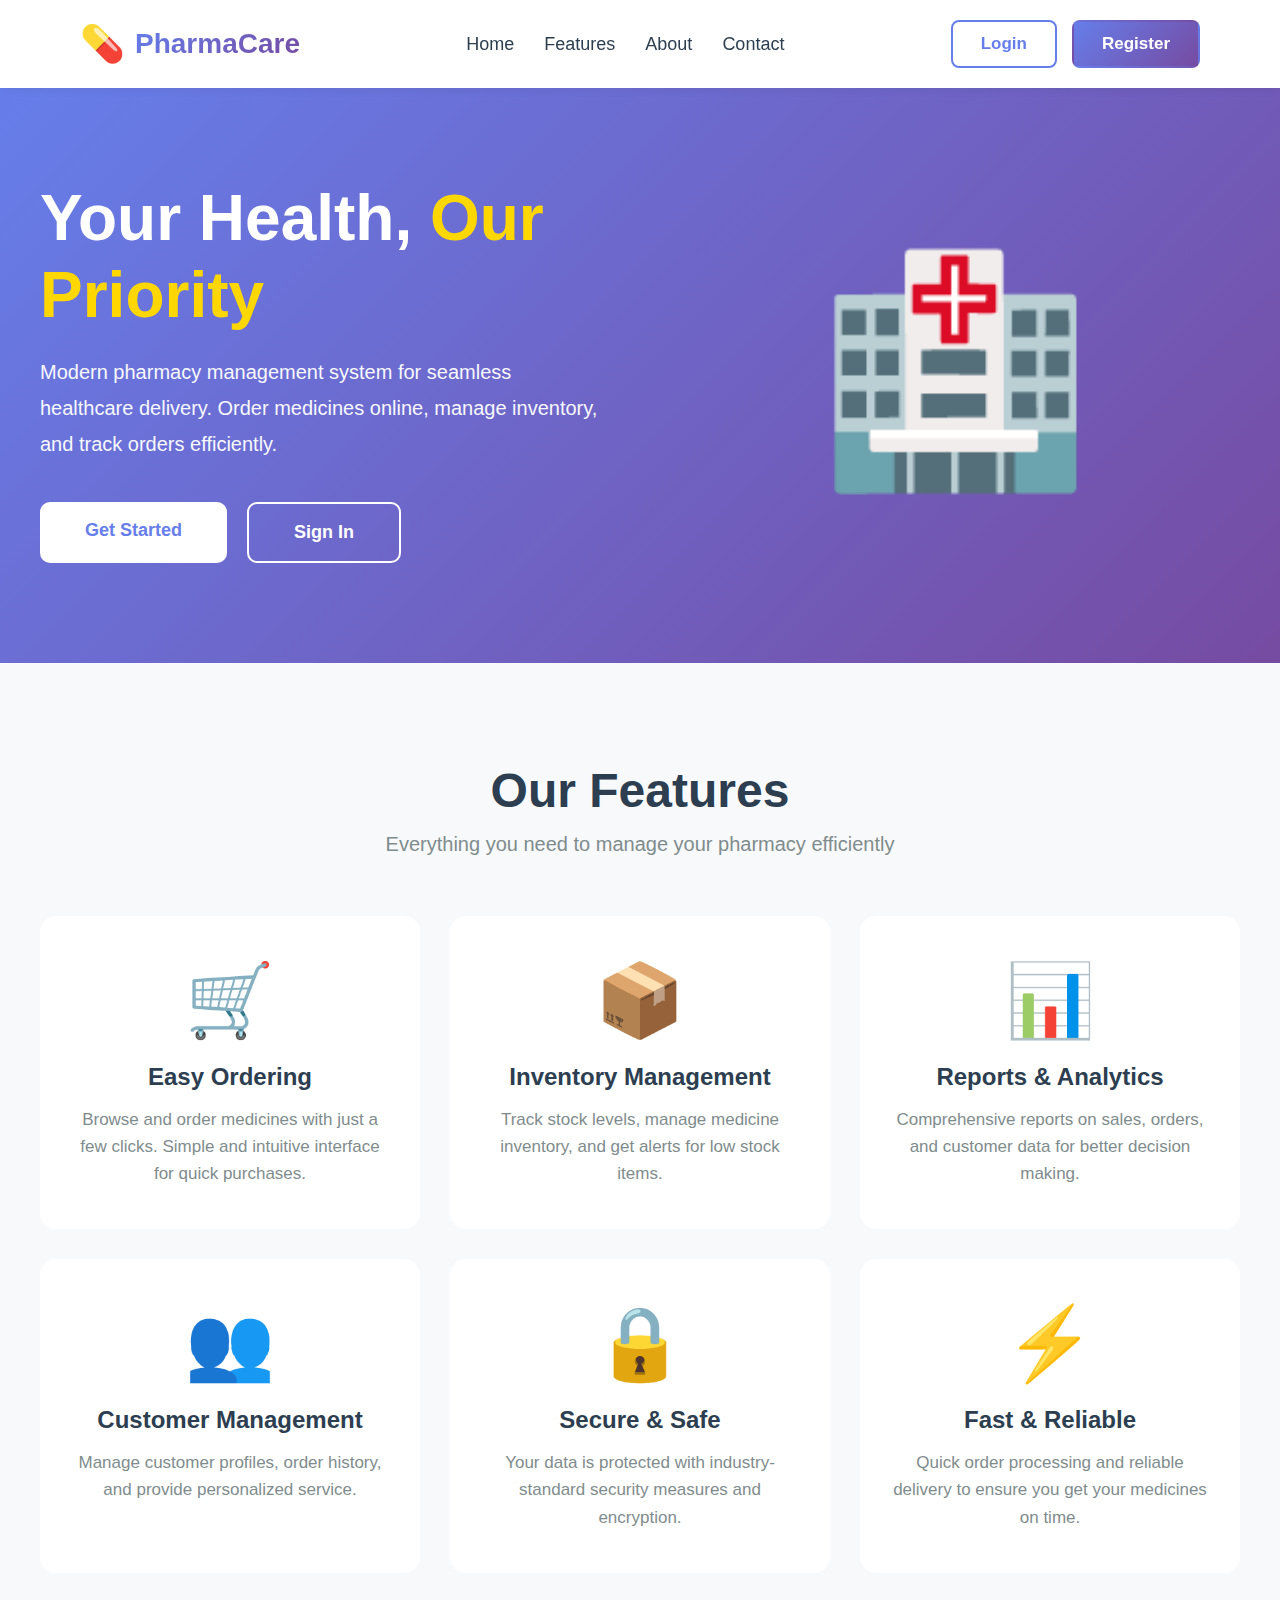
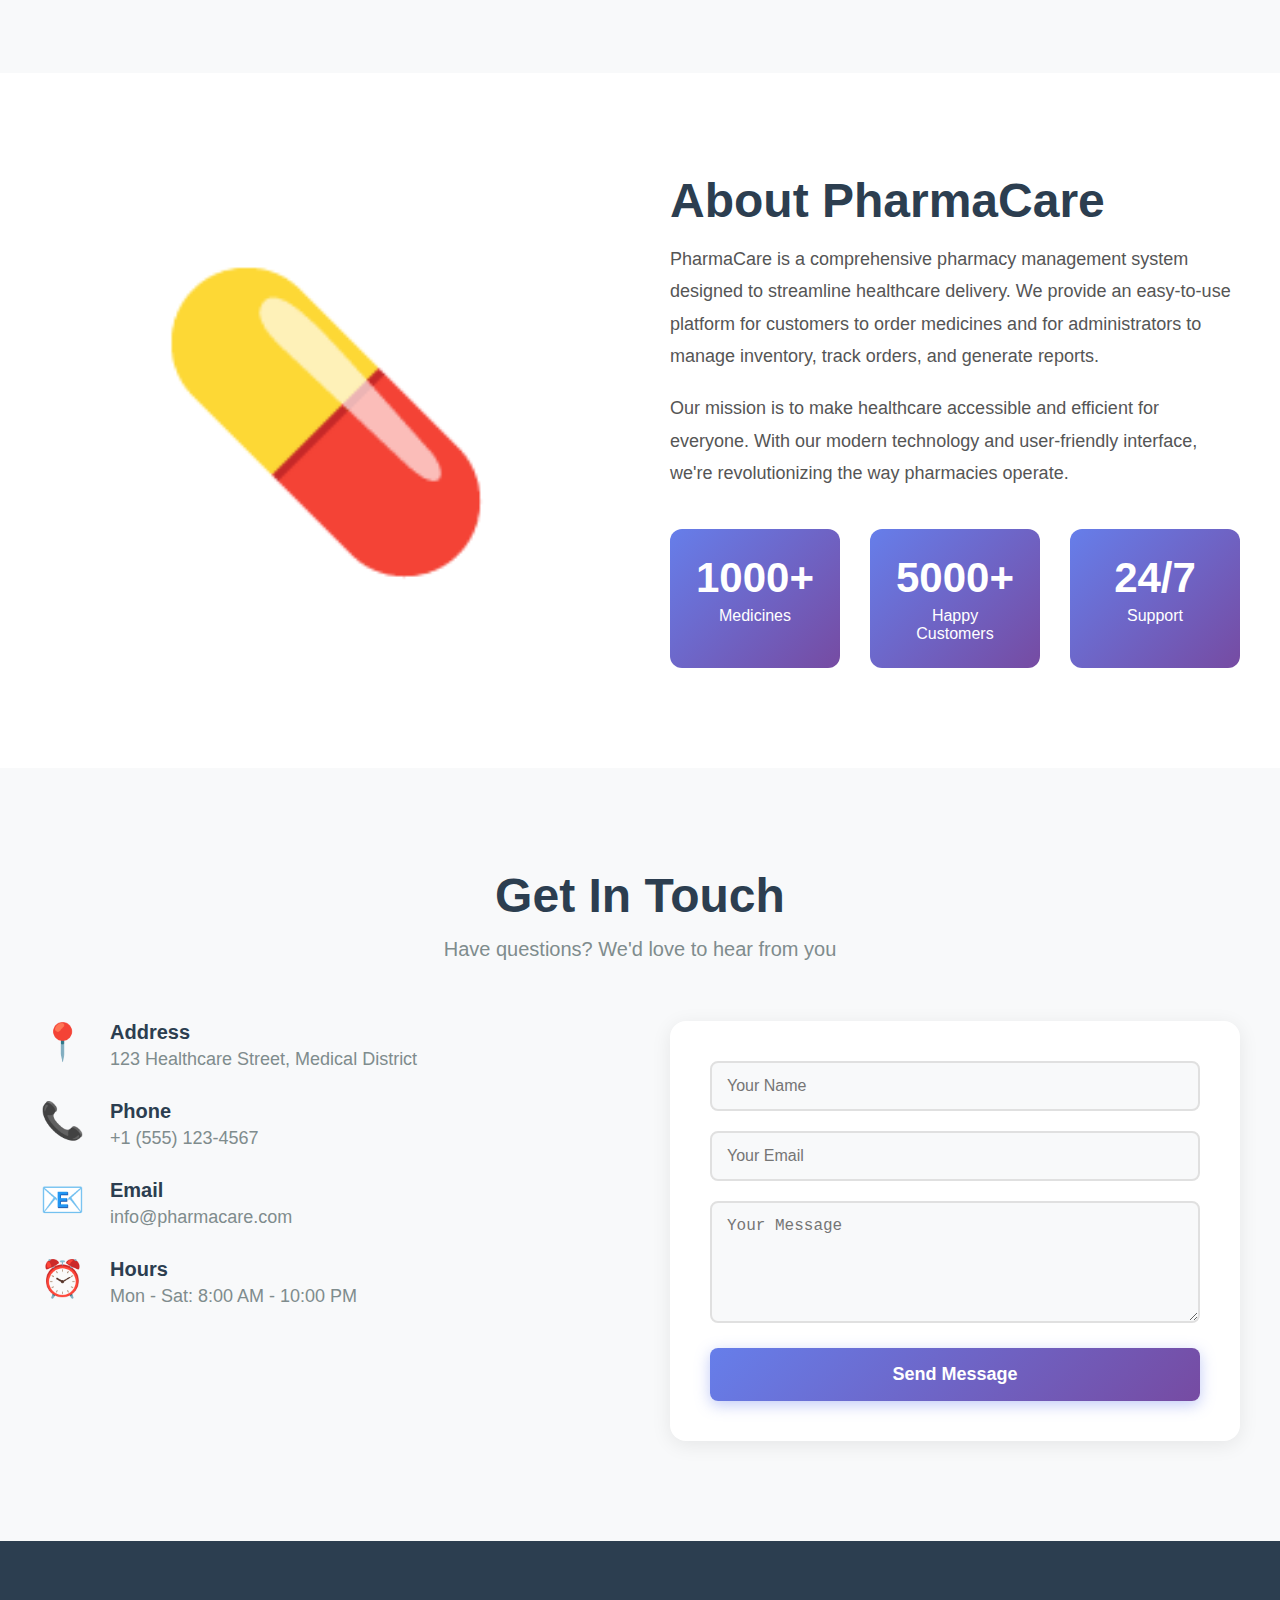
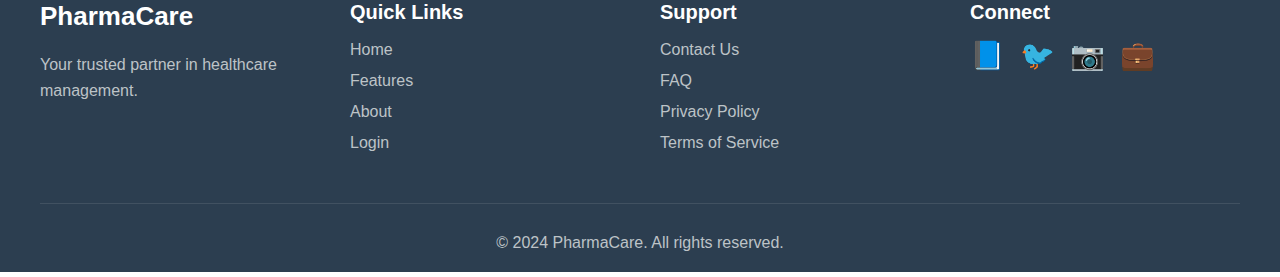
<file: index.html>
<!DOCTYPE html>
<html lang="en">
<head>
    <meta charset="UTF-8">
    <meta name="viewport" content="width=device-width, initial-scale=1.0">
    <title>Pharmacy Management System - Home</title>
    <link rel="stylesheet" href="css/style.css">
</head>
<body class="home-page">
    <!-- Navigation -->
    <nav class="navbar">
        <div class="nav-container">
            <div class="nav-logo">
                <span class="logo-icon">💊</span>
                <span class="logo-text">PharmaCare</span>
            </div>
            <ul class="nav-menu">
                <li><a href="#home" class="nav-link">Home</a></li>
                <li><a href="#features" class="nav-link">Features</a></li>
                <li><a href="#about" class="nav-link">About</a></li>
                <li><a href="#contact" class="nav-link">Contact</a></li>
            </ul>
            <div class="nav-buttons">
                <a href="login.html" class="btn-nav btn-login">Login</a>
                <a href="register.html" class="btn-nav btn-register">Register</a>
            </div>
        </div>
    </nav>

    <!-- Hero Section -->
    <section id="home" class="hero">
        <div class="hero-content">
            <div class="hero-text">
                <h1 class="hero-title">Your Health, <span class="highlight">Our Priority</span></h1>
                <p class="hero-subtitle">Modern pharmacy management system for seamless healthcare delivery. Order medicines online, manage inventory, and track orders efficiently.</p>
                <div class="hero-buttons">
                    <a href="register.html" class="btn-hero btn-primary">Get Started</a>
                    <a href="login.html" class="btn-hero btn-secondary">Sign In</a>
                </div>
            </div>
            <div class="hero-image">
                <div class="hero-icon">🏥</div>
            </div>
        </div>
    </section>

    <!-- Features Section -->
    <section id="features" class="features">
        <div class="section-header">
            <h2 class="section-title">Our Features</h2>
            <p class="section-subtitle">Everything you need to manage your pharmacy efficiently</p>
        </div>
        <div class="features-grid">
            <div class="feature-card">
                <div class="feature-icon">🛒</div>
                <h3>Easy Ordering</h3>
                <p>Browse and order medicines with just a few clicks. Simple and intuitive interface for quick purchases.</p>
            </div>
            <div class="feature-card">
                <div class="feature-icon">📦</div>
                <h3>Inventory Management</h3>
                <p>Track stock levels, manage medicine inventory, and get alerts for low stock items.</p>
            </div>
            <div class="feature-card">
                <div class="feature-icon">📊</div>
                <h3>Reports & Analytics</h3>
                <p>Comprehensive reports on sales, orders, and customer data for better decision making.</p>
            </div>
            <div class="feature-card">
                <div class="feature-icon">👥</div>
                <h3>Customer Management</h3>
                <p>Manage customer profiles, order history, and provide personalized service.</p>
            </div>
            <div class="feature-card">
                <div class="feature-icon">🔒</div>
                <h3>Secure & Safe</h3>
                <p>Your data is protected with industry-standard security measures and encryption.</p>
            </div>
            <div class="feature-card">
                <div class="feature-icon">⚡</div>
                <h3>Fast & Reliable</h3>
                <p>Quick order processing and reliable delivery to ensure you get your medicines on time.</p>
            </div>
        </div>
    </section>

    <!-- About Section -->
    <section id="about" class="about">
        <div class="about-content">
            <div class="about-image">
                <div class="about-icon">💊</div>
            </div>
            <div class="about-text">
                <h2 class="section-title">About PharmaCare</h2>
                <p>PharmaCare is a comprehensive pharmacy management system designed to streamline healthcare delivery. We provide an easy-to-use platform for customers to order medicines and for administrators to manage inventory, track orders, and generate reports.</p>
                <p>Our mission is to make healthcare accessible and efficient for everyone. With our modern technology and user-friendly interface, we're revolutionizing the way pharmacies operate.</p>
                <div class="stats">
                    <div class="stat-item">
                        <div class="stat-number">1000+</div>
                        <div class="stat-label">Medicines</div>
                    </div>
                    <div class="stat-item">
                        <div class="stat-number">5000+</div>
                        <div class="stat-label">Happy Customers</div>
                    </div>
                    <div class="stat-item">
                        <div class="stat-number">24/7</div>
                        <div class="stat-label">Support</div>
                    </div>
                </div>
            </div>
        </div>
    </section>

    <!-- Contact Section -->
    <section id="contact" class="contact">
        <div class="section-header">
            <h2 class="section-title">Get In Touch</h2>
            <p class="section-subtitle">Have questions? We'd love to hear from you</p>
        </div>
        <div class="contact-content">
            <div class="contact-info">
                <div class="contact-item">
                    <div class="contact-icon">📍</div>
                    <div>
                        <h4>Address</h4>
                        <p>123 Healthcare Street, Medical District</p>
                    </div>
                </div>
                <div class="contact-item">
                    <div class="contact-icon">📞</div>
                    <div>
                        <h4>Phone</h4>
                        <p>+1 (555) 123-4567</p>
                    </div>
                </div>
                <div class="contact-item">
                    <div class="contact-icon">📧</div>
                    <div>
                        <h4>Email</h4>
                        <p>info@pharmacare.com</p>
                    </div>
                </div>
                <div class="contact-item">
                    <div class="contact-icon">⏰</div>
                    <div>
                        <h4>Hours</h4>
                        <p>Mon - Sat: 8:00 AM - 10:00 PM</p>
                    </div>
                </div>
            </div>
            <div class="contact-form">
                <form id="contactForm">
                    <div class="form-group">
                        <input type="text" placeholder="Your Name" required>
                    </div>
                    <div class="form-group">
                        <input type="email" placeholder="Your Email" required>
                    </div>
                    <div class="form-group">
                        <textarea placeholder="Your Message" rows="5" required></textarea>
                    </div>
                    <button type="submit" class="btn-submit">Send Message</button>
                </form>
            </div>
        </div>
    </section>

    <!-- Footer -->
    <footer class="footer">
        <div class="footer-content">
            <div class="footer-section">
                <h3>PharmaCare</h3>
                <p>Your trusted partner in healthcare management.</p>
            </div>
            <div class="footer-section">
                <h4>Quick Links</h4>
                <ul>
                    <li><a href="#home">Home</a></li>
                    <li><a href="#features">Features</a></li>
                    <li><a href="#about">About</a></li>
                    <li><a href="login.html">Login</a></li>
                </ul>
            </div>
            <div class="footer-section">
                <h4>Support</h4>
                <ul>
                    <li><a href="#contact">Contact Us</a></li>
                    <li><a href="#">FAQ</a></li>
                    <li><a href="#">Privacy Policy</a></li>
                    <li><a href="#">Terms of Service</a></li>
                </ul>
            </div>
            <div class="footer-section">
                <h4>Connect</h4>
                <div class="social-links">
                    <a href="#">📘</a>
                    <a href="#">🐦</a>
                    <a href="#">📷</a>
                    <a href="#">💼</a>
                </div>
            </div>
        </div>
        <div class="footer-bottom">
            <p>&copy; 2024 PharmaCare. All rights reserved.</p>
        </div>
    </footer>

    <script>
        // Smooth scrolling for navigation links
        document.querySelectorAll('a[href^="#"]').forEach(anchor => {
            anchor.addEventListener('click', function (e) {
                e.preventDefault();
                const target = document.querySelector(this.getAttribute('href'));
                if (target) {
                    target.scrollIntoView({ behavior: 'smooth', block: 'start' });
                }
            });
        });

        // Contact form submission
        document.getElementById('contactForm').addEventListener('submit', function(e) {
            e.preventDefault();
            alert('Thank you for your message! We will get back to you soon.');
            this.reset();
        });

        // Navbar scroll effect
        window.addEventListener('scroll', function() {
            const navbar = document.querySelector('.navbar');
            if (window.scrollY > 50) {
                navbar.style.background = 'rgba(255, 255, 255, 0.98)';
                navbar.style.boxShadow = '0 2px 20px rgba(0,0,0,0.1)';
            } else {
                navbar.style.background = 'white';
                navbar.style.boxShadow = '0 2px 10px rgba(0,0,0,0.05)';
            }
        });
    </script>
</body>
</html>
</file>
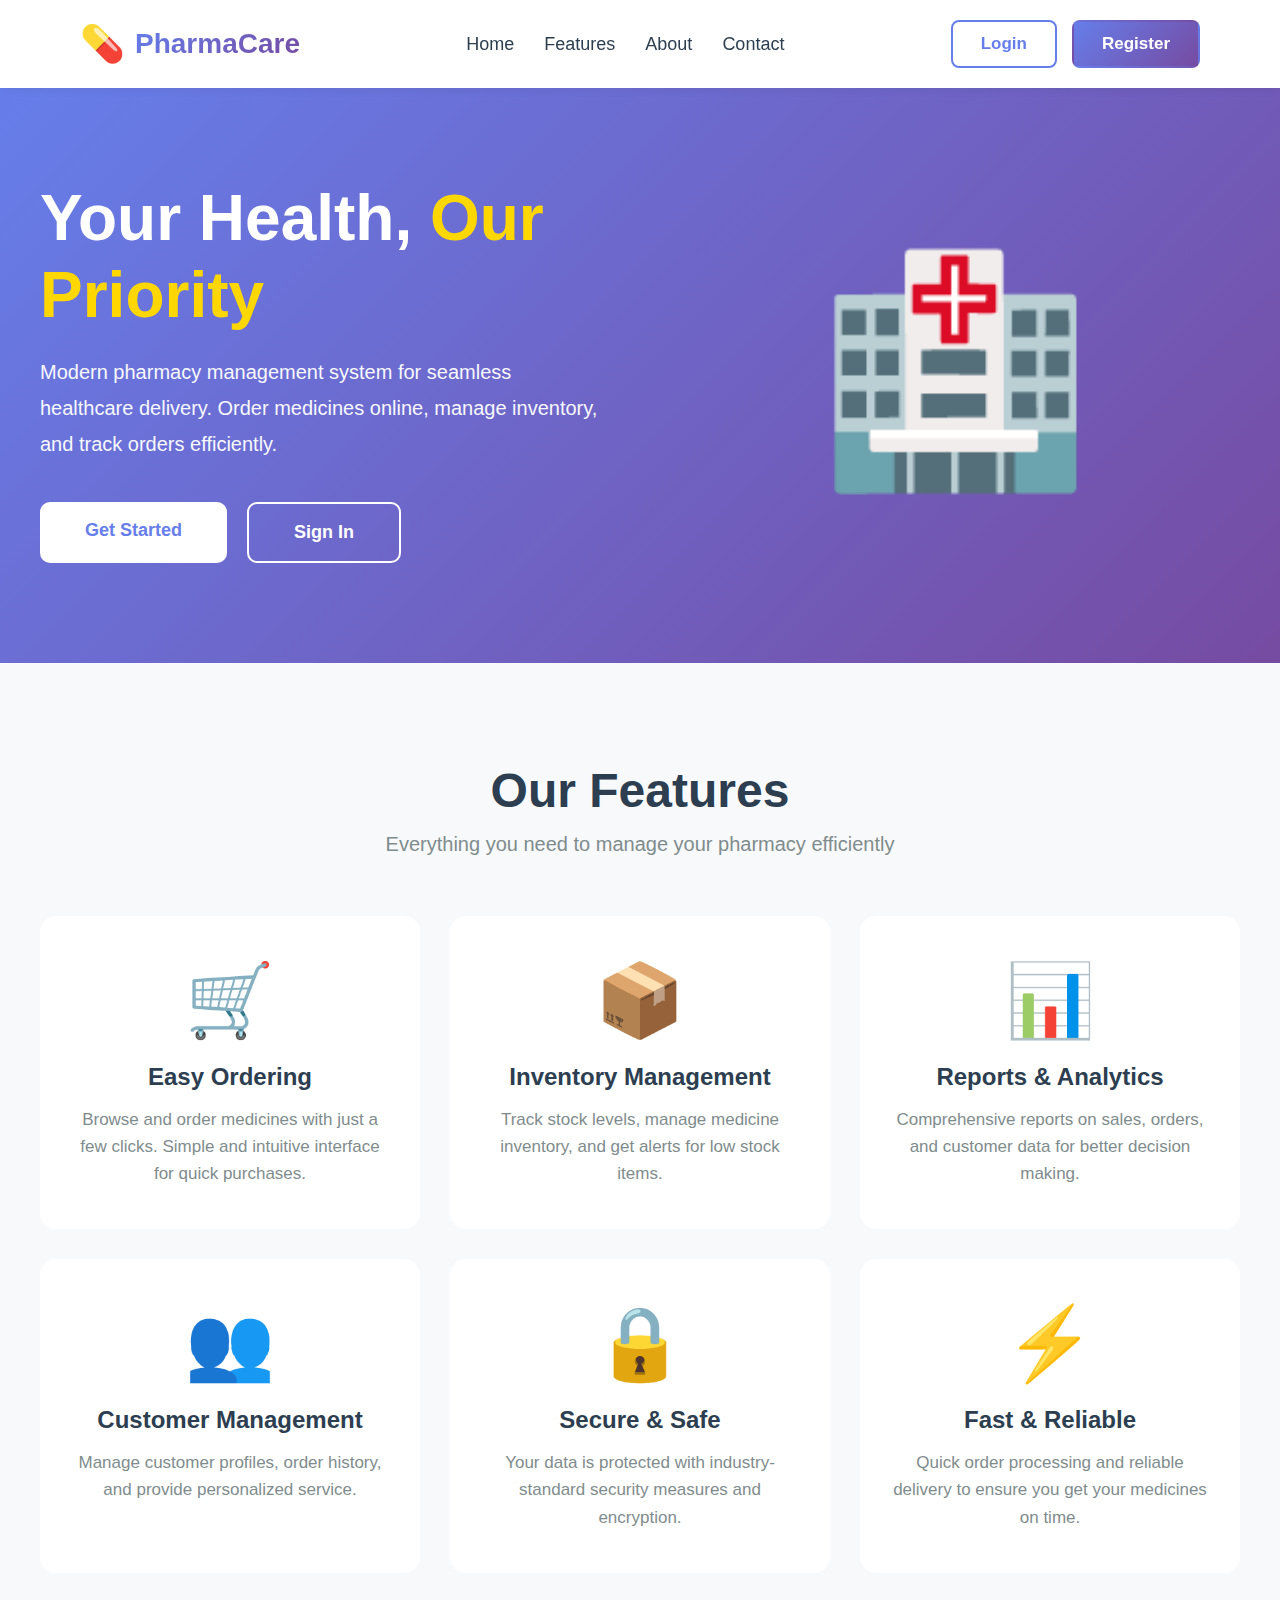
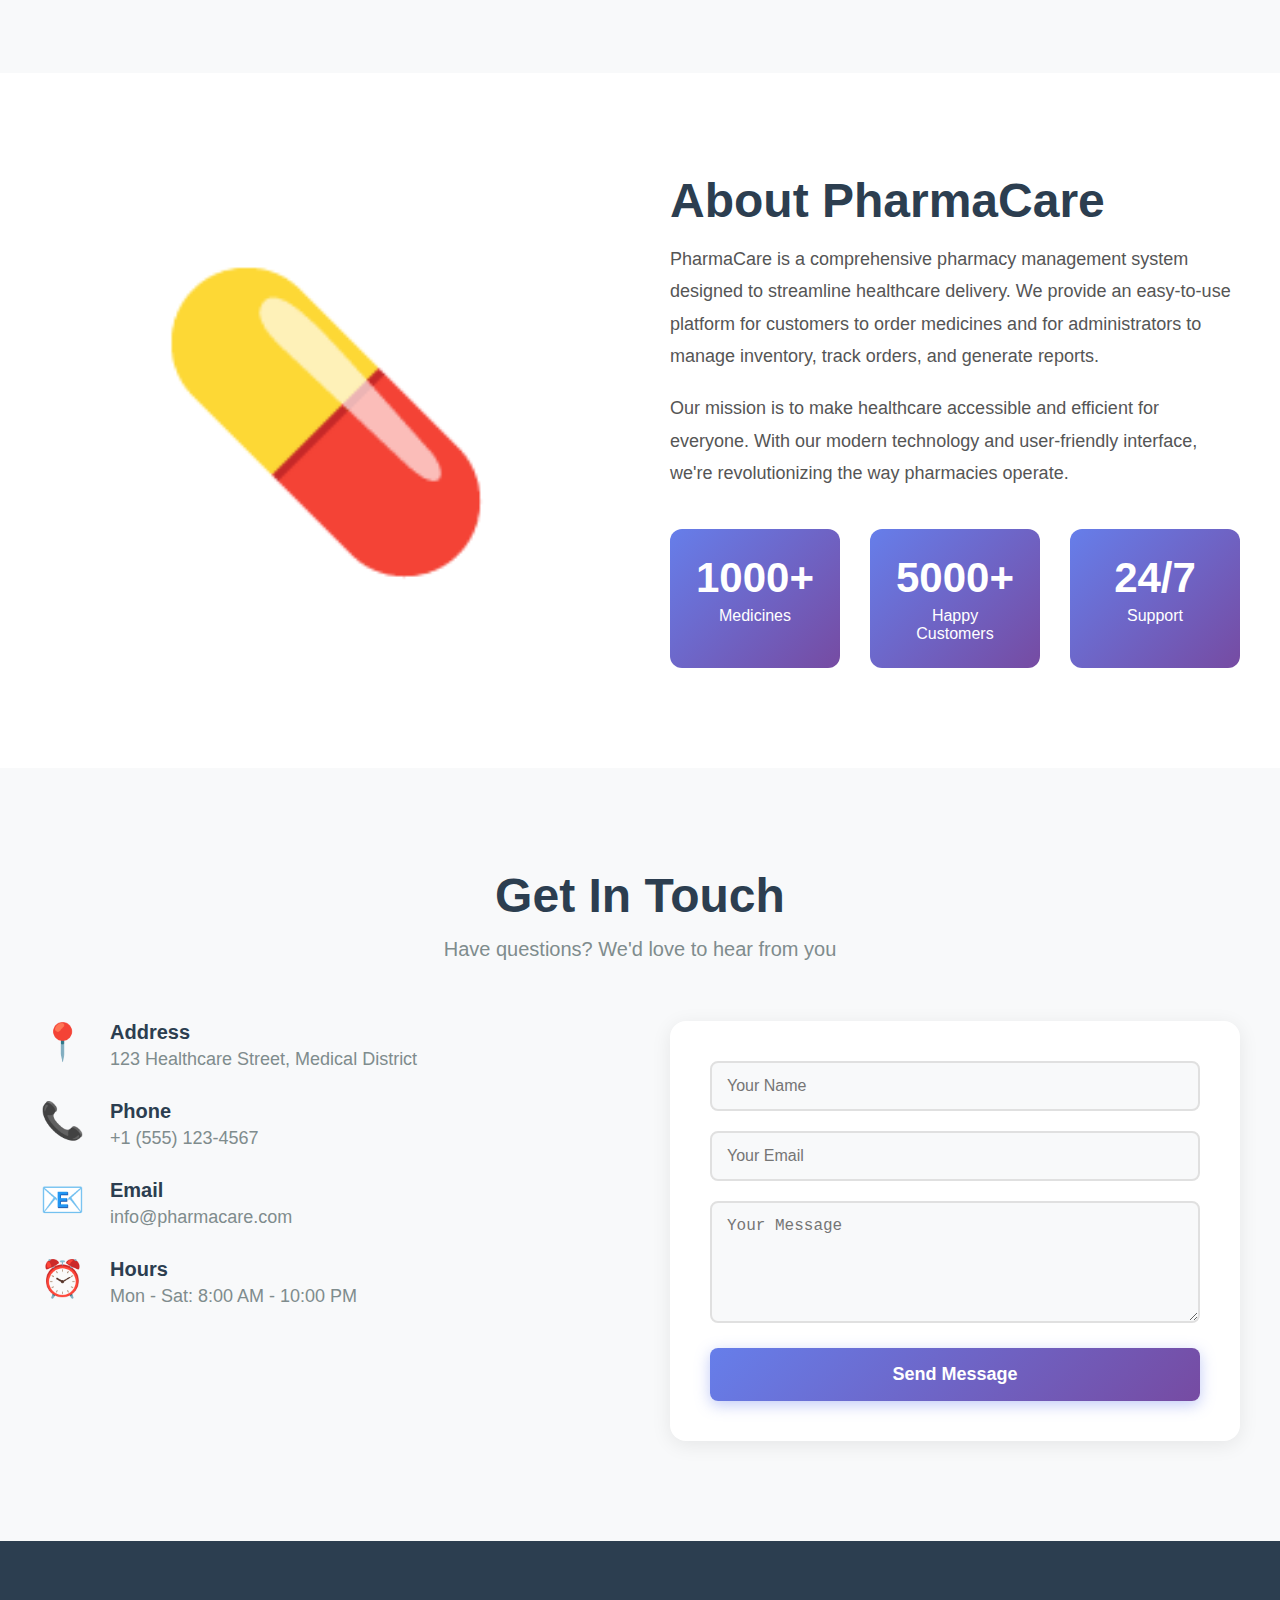
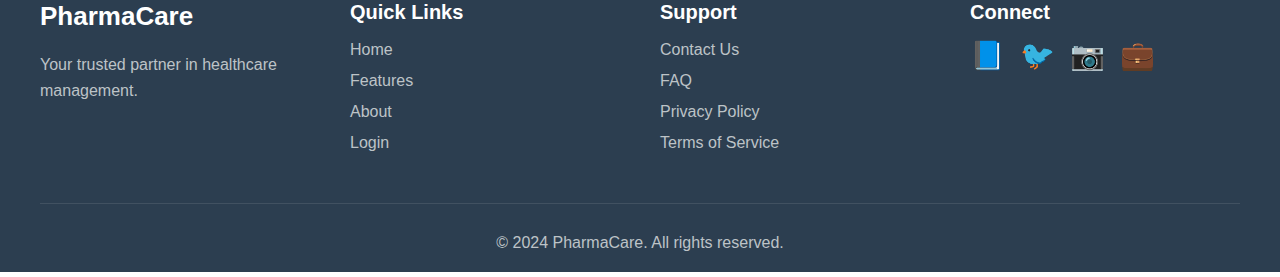
<file: admin.html>
<!DOCTYPE html>
<html lang="en">
<head>
    <meta charset="UTF-8">
    <meta name="viewport" content="width=device-width, initial-scale=1.0">
    <title>Admin Dashboard</title>
    <link rel="stylesheet" href="css/style.css">
</head>
<body>
    <div class="dashboard">
        <nav class="sidebar">
            <h2>⚕️ Admin Panel</h2>
            <ul>
                <li><a href="#" data-section="medicines">💊 Medicines</a></li>
                <li><a href="#" data-section="customers">👥 Customers</a></li>
                <li><a href="#" data-section="sales">💰 Sales</a></li>
                <li><a href="#" data-section="stock">📦 Stock</a></li>
                <li><a href="#" data-section="reports">📊 Reports</a></li>
                <li><a href="#" id="logoutBtn">🚪 Logout</a></li>
            </ul>
        </nav>
        <main class="content">
            <div id="medicines" class="section active">
                <h2>💊 Manage Medicines</h2>
                <button class="btn-add" onclick="showAddMedicine()">➕ Add Medicine</button>
                <table id="medicinesTable">
                    <thead>
                        <tr>
                            <th>ID</th>
                            <th>Name</th>
                            <th>Category</th>
                            <th>Price</th>
                            <th>Stock</th>
                            <th>Actions</th>
                        </tr>
                    </thead>
                    <tbody></tbody>
                </table>
            </div>
            <div id="customers" class="section">
                <h2>👥 Manage Customers</h2>
                <table id="customersTable">
                    <thead>
                        <tr>
                            <th>ID</th>
                            <th>Name</th>
                            <th>Email</th>
                            <th>Phone</th>
                            <th>Actions</th>
                        </tr>
                    </thead>
                    <tbody></tbody>
                </table>
            </div>
            <div id="sales" class="section">
                <h2>💰 Sales History</h2>
                <table id="salesTable">
                    <thead>
                        <tr>
                            <th>ID</th>
                            <th>Customer</th>
                            <th>Date</th>
                            <th>Total</th>
                            <th>Status</th>
                            <th>Bill</th>
                        </tr>
                    </thead>
                    <tbody></tbody>
                </table>
            </div>
            <div id="stock" class="section">
                <h2>📦 Stock Management</h2>
                <table id="stockTable">
                    <thead>
                        <tr>
                            <th>Medicine</th>
                            <th>Current Stock</th>
                            <th>Status</th>
                            <th>Action</th>
                        </tr>
                    </thead>
                    <tbody></tbody>
                </table>
            </div>
            <div id="reports" class="section">
                <h2>📊 Reports & Analytics</h2>
                <div class="report-cards">
                    <div class="card" onclick="showSection('sales')" style="cursor: pointer;">
                        <h3>💰 Total Sales</h3>
                        <p id="totalSales">$0</p>
                    </div>
                    <div class="card" onclick="showSection('customers')" style="cursor: pointer;">
                        <h3>👥 Total Customers</h3>
                        <p id="totalCustomers">0</p>
                    </div>
                    <div class="card" onclick="showSection('medicines')" style="cursor: pointer;">
                        <h3>💊 Total Medicines</h3>
                        <p id="totalMedicines">0</p>
                    </div>
                    <div class="card">
                        <h3>⚠️ Low Stock Items</h3>
                        <p id="lowStock">0</p>
                    </div>
                </div>
            </div>
        </main>
    </div>
    <div id="medicineModal" class="modal">
        <div class="modal-content">
            <span class="close">&times;</span>
            <h2 id="modalTitle">Add Medicine</h2>
            <form id="medicineForm">
                <input type="hidden" id="medicineId">
                <div class="form-group">
                    <label>Name</label>
                    <input type="text" id="medicineName" required>
                </div>
                <div class="form-group">
                    <label>Category</label>
                    <input type="text" id="medicineCategory" required>
                </div>
                <div class="form-group">
                    <label>Price</label>
                    <input type="number" step="0.01" id="medicinePrice" required>
                </div>
                <div class="form-group">
                    <label>Stock</label>
                    <input type="number" id="medicineStock" required>
                </div>
                <div class="form-group">
                    <label>Description</label>
                    <textarea id="medicineDescription"></textarea>
                </div>
                <button type="submit">Save</button>
            </form>
        </div>
    </div>
    
    <!-- Bill Modal -->
    <div id="billModal" class="modal">
        <div class="modal-content">
            <span class="close" onclick="closeBillModal()">&times;</span>
            <h2>📄 Order Bill</h2>
            <div id="billContent"></div>
        </div>
    </div>
    
    <script src="js/admin.js?v=23"></script>
</body>
</html>
</file>
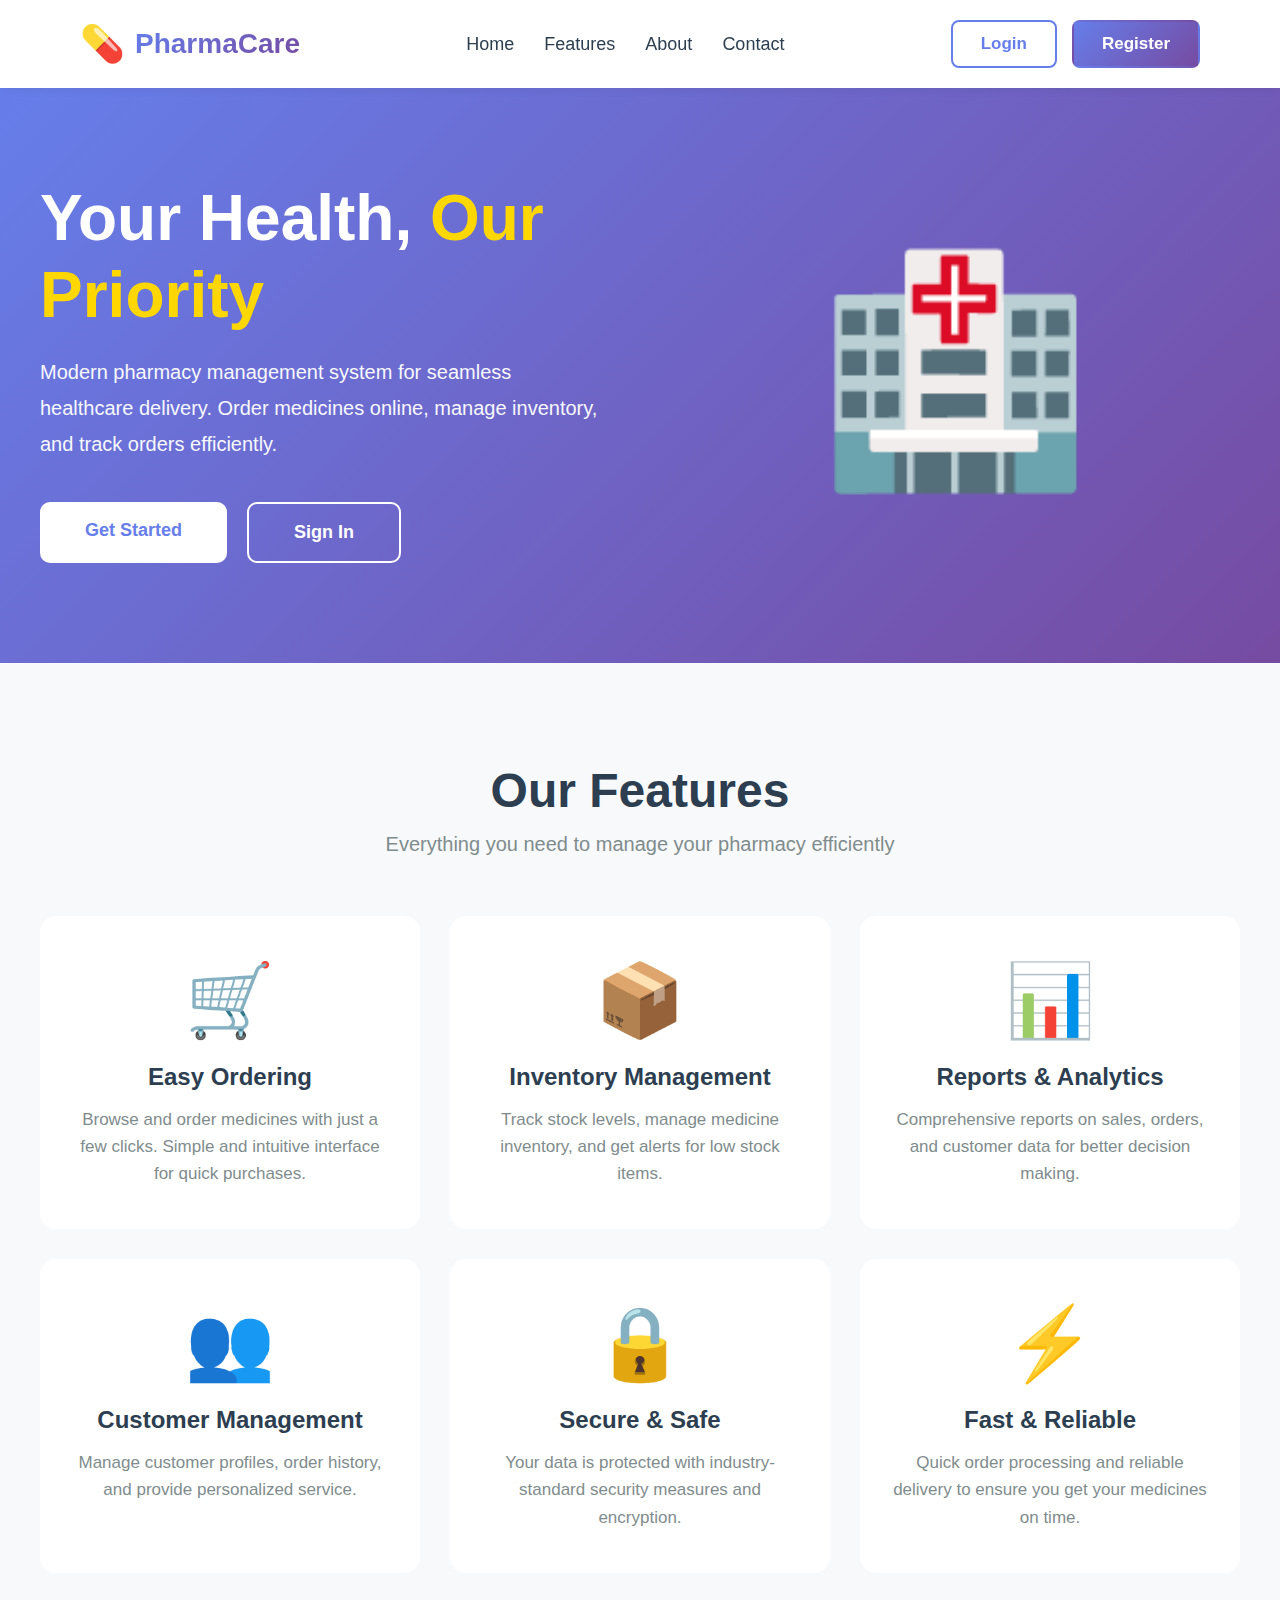
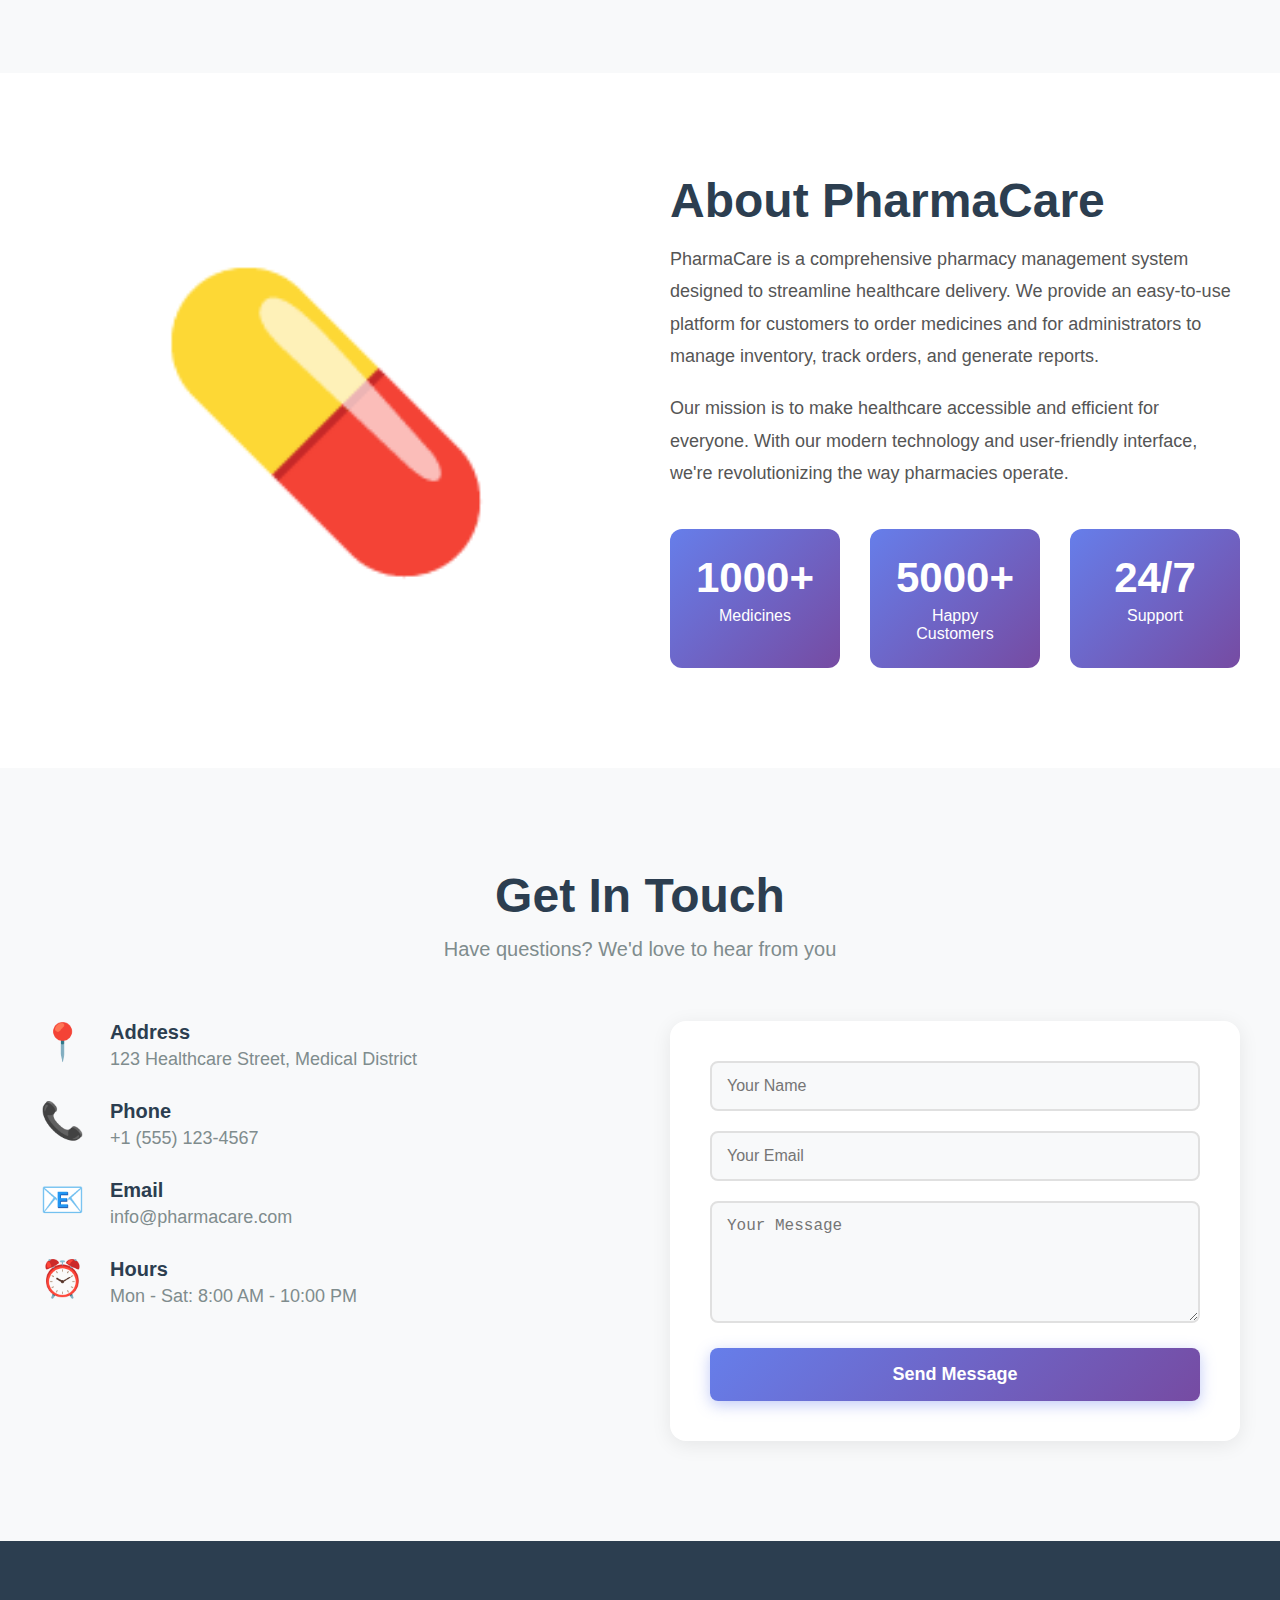
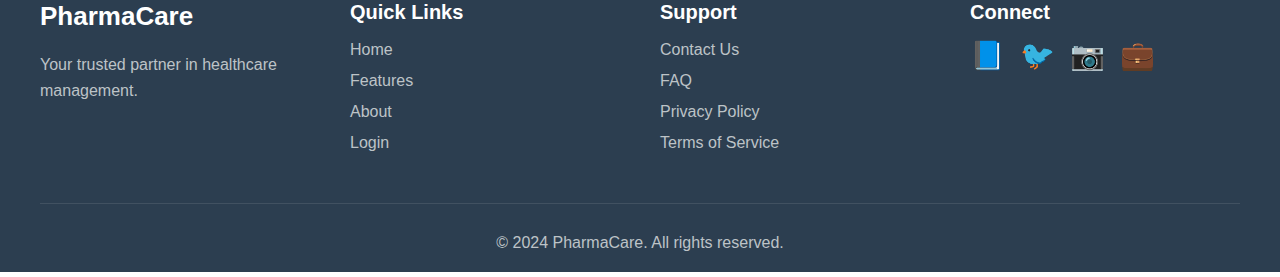
<file: customer.html>
<!DOCTYPE html>
<html lang="en">
<head>
    <meta charset="UTF-8">
    <meta name="viewport" content="width=device-width, initial-scale=1.0">
    <title>Customer Dashboard</title>
    <link rel="stylesheet" href="css/style.css">
</head>
<body>
    <div class="dashboard">
        <nav class="sidebar">
            <h2>💊 Customer Panel</h2>
            <ul>
                <li><a href="#" data-section="browse">🏪 Browse Medicines</a></li>
                <li><a href="#" data-section="cart">🛒 My Cart (<span id="cartCount">0</span>)</a></li>
                <li><a href="#" data-section="orders">📦 My Orders</a></li>
                <li><a href="#" id="logoutBtn">🚪 Logout</a></li>
            </ul>
        </nav>
        <main class="content">
            <div id="browse" class="section active">
                <h2>🏪 Available Medicines</h2>
                <div class="search-bar">
                    <input type="text" id="searchMedicine" placeholder="🔍 Search medicines by name or category...">
                </div>
                <div id="medicinesList" class="medicines-grid"></div>
            </div>
            <div id="cart" class="section">
                <h2>🛒 Shopping Cart</h2>
                <div id="cartItems"></div>
                <div class="cart-total">
                    <h3>Total: $<span id="cartTotal">0.00</span></h3>
                    <button class="btn-checkout" onclick="checkout()">💳 Proceed to Payment</button>
                </div>
            </div>
            <div id="orders" class="section">
                <h2>📦 My Orders</h2>
                <table id="ordersTable">
                    <thead>
                        <tr>
                            <th>Order ID</th>
                            <th>Date</th>
                            <th>Total</th>
                            <th>Status</th>
                            <th>Action</th>
                        </tr>
                    </thead>
                    <tbody></tbody>
                </table>
            </div>
        </main>
    </div>
    <div id="paymentModal" class="modal">
        <div class="modal-content payment-modal">
            <span class="close">&times;</span>
            <h2>Complete Payment</h2>
            <div class="order-summary">
                <h3>Order Summary</h3>
                <div id="orderSummaryItems"></div>
                <div class="summary-total">
                    <strong>Total Amount:</strong>
                    <strong class="total-price">Rs<span id="summaryTotal">0.00</span></strong>
                </div>
            </div>
            <form id="paymentForm">
                <div class="form-group">
                    <label>Payment Method *</label>
                    <select id="paymentMethod" required>
                        <option value="">Select Payment Method</option>
                        <option value="cash">Cash on Delivery</option>
                        <option value="card">Credit/Debit Card</option>
                        <option value="upi">UPI Payment</option>
                        <option value="wallet">Digital Wallet</option>
                    </select>
                </div>
                <div id="cardDetails" class="payment-details" style="display: none;">
                    <div class="form-group">
                        <label>Card Number *</label>
                        <input type="text" id="cardNumber" placeholder="1234 5678 9012 3456" maxlength="19">
                    </div>
                    <div class="form-row">
                        <div class="form-group">
                            <label>Expiry Date *</label>
                            <input type="text" id="expiryDate" placeholder="MM/YY" maxlength="5">
                        </div>
                        <div class="form-group">
                            <label>CVV *</label>
                            <input type="text" id="cvv" placeholder="123" maxlength="3">
                        </div>
                    </div>
                    <div class="form-group">
                        <label>Cardholder Name *</label>
                        <input type="text" id="cardholderName" placeholder="John Doe">
                    </div>
                </div>
                <div id="upiDetails" class="payment-details" style="display: none;">
                    <div class="form-group">
                        <label>UPI ID *</label>
                        <input type="text" id="upiId" placeholder="yourname@upi">
                    </div>
                </div>
                <div id="walletDetails" class="payment-details" style="display: none;">
                    <div class="form-group">
                        <label>Select Wallet *</label>
                        <select id="walletType">
                            <option value="">Choose Wallet</option>
                            <option value="paytm">Paytm</option>
                            <option value="phonepe">PhonePe</option>
                            <option value="googlepay">Google Pay</option>
                            <option value="amazonpay">Amazon Pay</option>
                        </select>
                    </div>
                    <div class="form-group">
                        <label>Wallet Phone Number *</label>
                        <input type="tel" id="walletPhone" placeholder="1234567890" maxlength="10">
                    </div>
                </div>
                <div class="form-group">
                    <label>Delivery Address *</label>
                    <textarea id="deliveryAddress" rows="3" placeholder="Enter your delivery address" required></textarea>
                </div>
                <div class="payment-actions">
                    <button type="button" class="btn-cancel" onclick="closePaymentModal()">Cancel</button>
                    <button type="submit" class="btn-pay">Pay $<span id="payAmount">0.00</span></button>
                </div>
            </form>
        </div>
    </div>
    <div id="successModal" class="modal">
        <div class="modal-content success-modal">
            <div class="success-icon">✓</div>
            <h2>Payment Successful!</h2>
            <p>Your order has been placed successfully.</p>
            <p class="order-id">Order ID: <strong>#<span id="successOrderId"></span></strong></p>
            <p class="order-message">Thank you for your purchase. Your medicines will be delivered soon.</p>
            <button onclick="closeSuccessModal()" class="btn-continue">Continue Shopping</button>
        </div>
    </div>
    <script src="js/customer.js"></script>
</body>
</html>
</file>
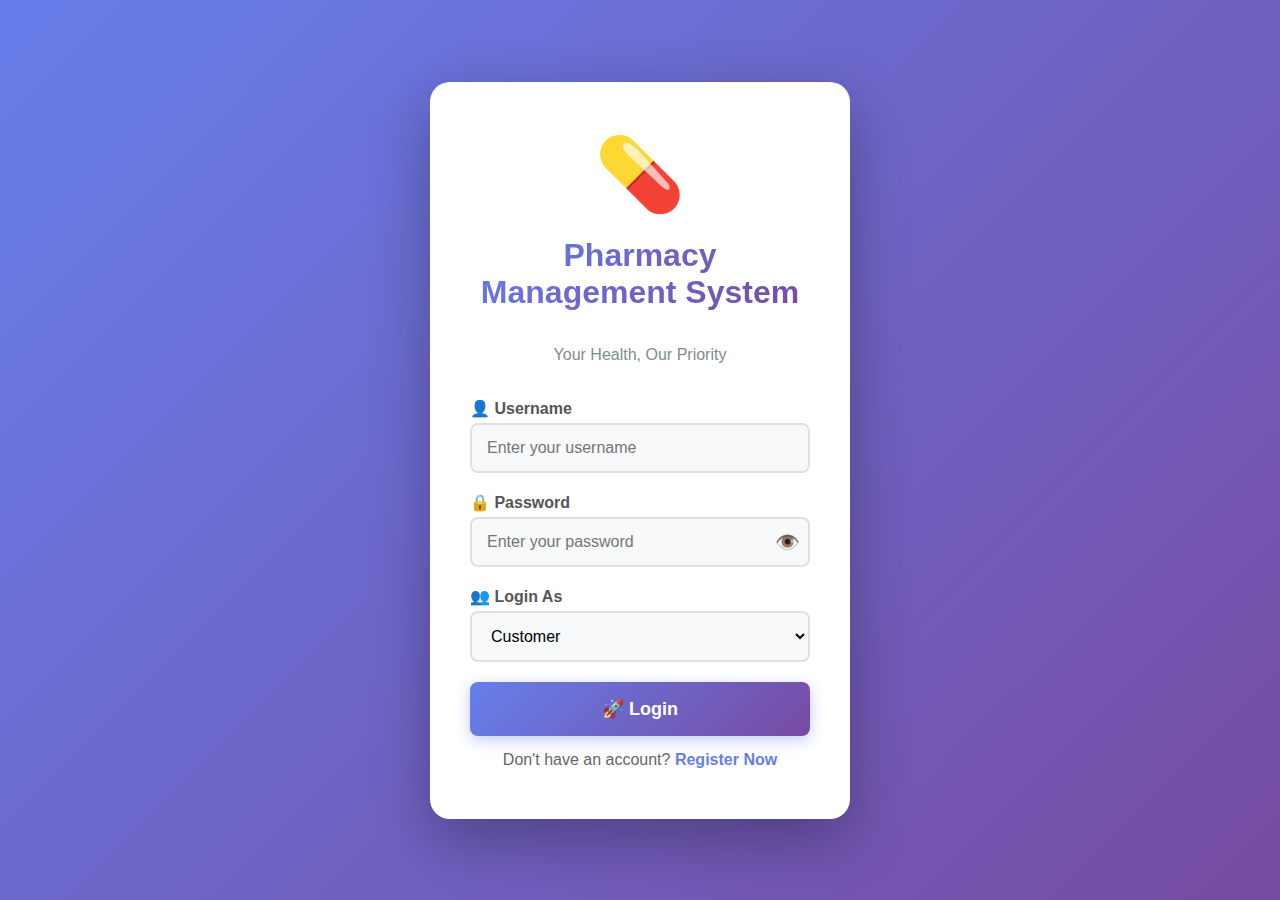
<file: login.html>
<!DOCTYPE html>
<html lang="en">
<head>
    <meta charset="UTF-8">
    <meta name="viewport" content="width=device-width, initial-scale=1.0">
    <title>Pharmacy Management System - Login</title>
    <link rel="stylesheet" href="css/style.css">
</head>
<body>
    <div class="container">
        <div class="login-box">
            <div class="login-header">
                <div class="logo">💊</div>
                <h1>Pharmacy Management System</h1>
                <p class="subtitle">Your Health, Our Priority</p>
            </div>
            <form id="loginForm">
                <div class="form-group">
                    <label>👤 Username</label>
                    <input type="text" id="username" placeholder="Enter your username" required>
                </div>
                <div class="form-group">
                    <label>🔒 Password</label>
                    <div style="position: relative;">
                        <input type="password" id="password" placeholder="Enter your password" required style="padding-right: 40px;">
                        <span onclick="togglePassword('password')" style="position: absolute; right: 10px; top: 50%; transform: translateY(-50%); cursor: pointer; font-size: 20px;">👁️</span>
                    </div>
                </div>
                <div class="form-group">
                    <label>👥 Login As</label>
                    <select id="role">
                        <option value="customer">Customer</option>
                        <option value="admin">Administrator</option>
                    </select>
                </div>
                <button type="submit">🚀 Login</button>
                <p class="register-link">Don't have an account? <a href="register.html">Register Now</a></p>
            </form>
        </div>
    </div>
    <script>
        function togglePassword(fieldId) {
            const field = document.getElementById(fieldId);
            if (field.type === 'password') {
                field.type = 'text';
            } else {
                field.type = 'password';
            }
        }
    </script>
    <script src="js/login.js"></script>
</body>
</html>
</file>
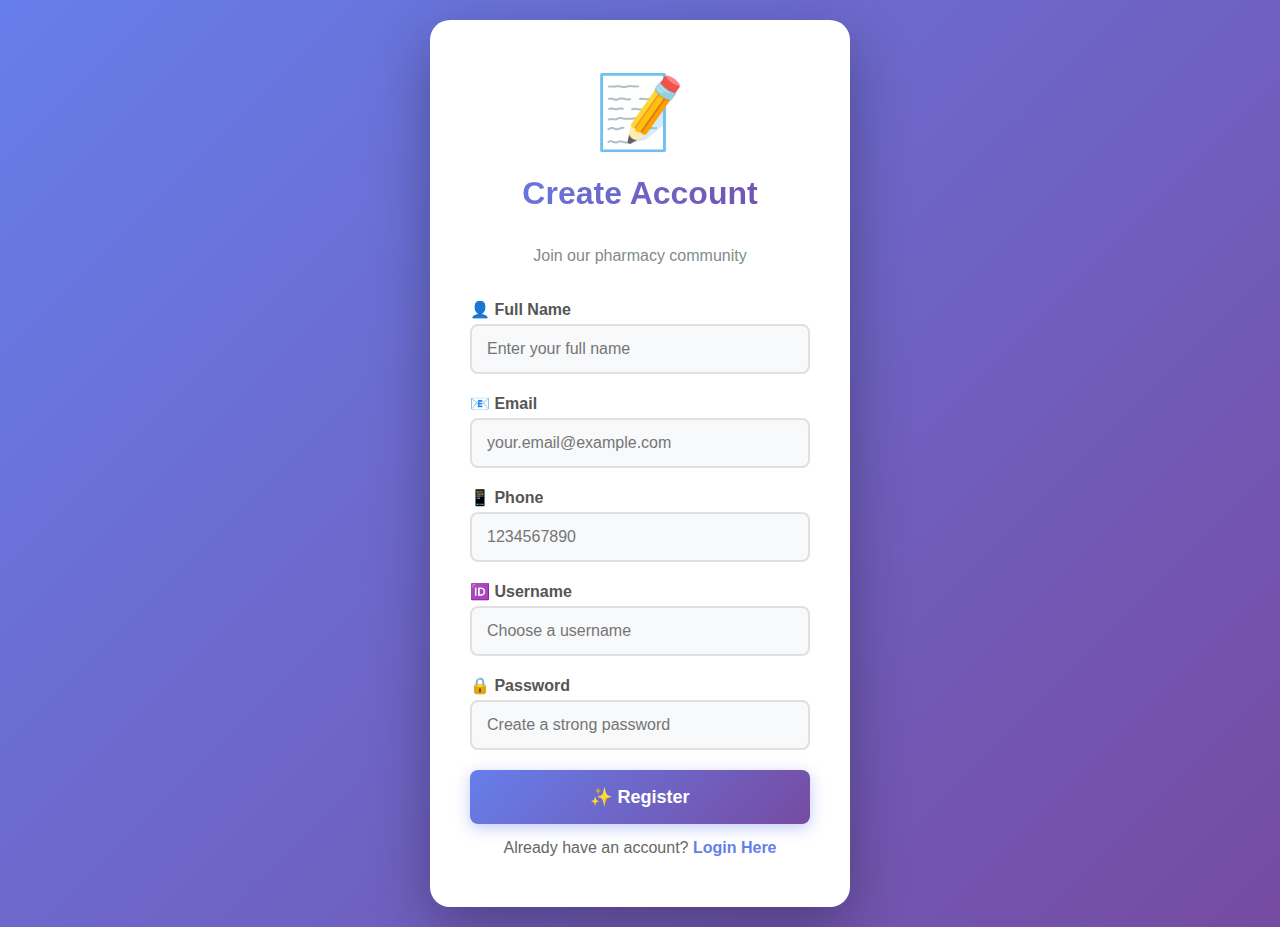
<file: register.html>
<!DOCTYPE html>
<html lang="en">
<head>
    <meta charset="UTF-8">
    <meta name="viewport" content="width=device-width, initial-scale=1.0">
    <title>Register - Pharmacy System</title>
    <link rel="stylesheet" href="css/style.css">
    
</head>
<body>
    <div class="container">
        <div class="login-box">
            <div class="login-header">
                <div class="logo">📝</div>
                <h1>Create Account</h1>
                <p class="subtitle">Join our pharmacy community</p>
            </div>
            <form id="registerForm">
                <div class="form-group">
                    <label>👤 Full Name</label>
                    <input type="text" id="fullname" placeholder="Enter your full name" required>
                </div>
                <div class="form-group">
                    <label>📧 Email</label>
                    <input type="email" id="email" placeholder="your.email@example.com" required>
                </div>
                <div class="form-group">
                    <label>📱 Phone</label>
                    <input type="tel" id="phone" placeholder="1234567890" required>
                </div>
                <div class="form-group">
                    <label>🆔 Username</label>
                    <input type="text" id="username" placeholder="Choose a username" required>
                </div>
                <div class="form-group">
                    <label>🔒 Password</label>
                    <input type="password" id="password" placeholder="Create a strong password" required>
                </div>
                <button type="submit">✨ Register</button>
                <p class="register-link">Already have an account? <a href="index.html">Login Here</a></p>
            </form>
        </div>
    </div>
    <script src="js/register.js"></script>
</body>
</html>
</file>
<file: css/style.css>
* {
    margin: 0;
    padding: 0;
    box-sizing: border-box;
}

body {
    font-family: 'Segoe UI', Tahoma, Geneva, Verdana, sans-serif;
    background: linear-gradient(135deg, #667eea 0%, #764ba2 100%);
    min-height: 100vh;
    color: #333;
    font-size: 18px;
}

/* Common Styles */
.container {
    display: flex;
    justify-content: center;
    align-items: center;
    min-height: 100vh;
    padding: 20px;
}

button, .btn-add, .btn-edit, .btn-delete, .btn-checkout, .btn-submit, .btn-hero, .btn-nav {
    border: none;
    border-radius: 8px;
    cursor: pointer;
    font-weight: 600;
    transition: all 0.3s ease;
    font-size: 18px;
}

button:hover, .btn-add:hover, .btn-edit:hover, .btn-delete:hover, .btn-checkout:hover, .btn-submit:hover {
    transform: translateY(-2px);
}

input, select, textarea {
    font-size: 16px;
}

/* Login/Register Box */
.login-box {
    background: white;
    padding: 50px 40px;
    border-radius: 20px;
    box-shadow: 0 20px 60px rgba(0,0,0,0.3);
    width: 100%;
    max-width: 420px;
}

.login-box h1 {
    text-align: center;
    margin-bottom: 35px;
    color: #2c3e50;
    font-size: 32px;
    font-weight: 600;
    background: linear-gradient(135deg, #667eea 0%, #764ba2 100%);
    -webkit-background-clip: text;
    -webkit-text-fill-color: transparent;
}

.login-header {
    text-align: center;
    margin-bottom: 35px;
}

.logo {
    font-size: 72px;
    margin-bottom: 20px;
    animation: bounce 2s infinite;
}

@keyframes bounce {
    0%, 100% { transform: translateY(0); }
    50% { transform: translateY(-10px); }
}

.subtitle {
    color: #7f8c8d;
    font-size: 16px;
    margin-top: 10px;
}

/* Form Styles */
.form-group {
    margin-bottom: 20px;
}

.form-group label {
    display: block;
    margin-bottom: 5px;
    color: #555;
    font-weight: bold;
    font-size: 16px;
}

.form-group input, .form-group select, .form-group textarea {
    width: 100%;
    padding: 14px 15px;
    border: 2px solid #e0e0e0;
    border-radius: 8px;
    transition: all 0.3s ease;
    background: #f8f9fa;
}

.form-group input:focus, .form-group select:focus, .form-group textarea:focus {
    outline: none;
    border-color: #667eea;
    background: white;
    box-shadow: 0 0 0 3px rgba(102, 126, 234, 0.1);
}

.form-group textarea {
    resize: vertical;
    min-height: 80px;
}

button[type="submit"], .btn-submit {
    width: 100%;
    padding: 16px;
    background: linear-gradient(135deg, #667eea 0%, #764ba2 100%);
    color: white;
    box-shadow: 0 4px 15px rgba(102, 126, 234, 0.4);
}

.register-link {
    text-align: center;
    margin-top: 15px;
    color: #666;
    font-size: 16px;
}

.register-link a {
    color: #667eea;
    text-decoration: none;
    font-weight: 600;
}

.register-link a:hover {
    text-decoration: underline;
}

/* Dashboard Layout */
.dashboard {
    display: flex;
    height: 100vh;
}

.sidebar {
    width: 280px;
    background: linear-gradient(180deg, #2c3e50 0%, #34495e 100%);
    color: white;
    padding: 30px 20px;
    box-shadow: 4px 0 15px rgba(0,0,0,0.1);
}

.sidebar h2 {
    margin-bottom: 40px;
    text-align: center;
    font-size: 28px;
    padding-bottom: 20px;
    border-bottom: 2px solid rgba(255,255,255,0.1);
}

.sidebar ul {
    list-style: none;
}

.sidebar li {
    margin-bottom: 8px;
}

.sidebar a {
    color: white;
    text-decoration: none;
    display: flex;
    align-items: center;
    padding: 16px;
    border-radius: 10px;
    transition: all 0.3s ease;
    font-weight: 500;
    font-size: 17px;
}

.sidebar a:hover {
    background: rgba(255,255,255,0.1);
    transform: translateX(5px);
}

.sidebar a.active {
    background: linear-gradient(135deg, #667eea 0%, #764ba2 100%);
    box-shadow: 0 4px 15px rgba(102, 126, 234, 0.4);
}

.content {
    flex: 1;
    padding: 40px;
    background: #f5f7fa;
    overflow-y: auto;
}

.content h2 {
    color: #2c3e50;
    font-size: 36px;
    margin-bottom: 30px;
    font-weight: 600;
}

.section {
    display: none;
    animation: fadeIn 0.4s ease;
}

.section.active {
    display: block;
}

@keyframes fadeIn {
    from { opacity: 0; transform: translateY(20px); }
    to { opacity: 1; transform: translateY(0); }
}

/* Table Styles */
table {
    width: 100%;
    background: white;
    border-collapse: collapse;
    margin-top: 20px;
    box-shadow: 0 4px 15px rgba(0,0,0,0.08);
    border-radius: 12px;
    overflow: hidden;
}

table th, table td {
    padding: 18px 20px;
    text-align: left;
    border-bottom: 1px solid #f0f0f0;
    font-size: 16px;
}

table th {
    background: linear-gradient(135deg, #667eea 0%, #764ba2 100%);
    color: white;
    font-weight: 600;
    text-transform: uppercase;
    font-size: 15px;
}

table tbody tr {
    transition: all 0.3s ease;
}

table tbody tr:hover {
    background: #f8f9ff;
    transform: scale(1.01);
}

/* Button Styles */
.btn-add {
    background: linear-gradient(135deg, #27ae60 0%, #229954 100%);
    color: white;
    margin-bottom: 25px;
    padding: 14px 30px;
    box-shadow: 0 4px 15px rgba(39, 174, 96, 0.3);
}

.btn-edit {
    background: linear-gradient(135deg, #3498db 0%, #2980b9 100%);
    color: white;
    padding: 10px 20px;
    margin-right: 8px;
}

.btn-delete {
    background: linear-gradient(135deg, #e74c3c 0%, #c0392b 100%);
    color: white;
    padding: 10px 20px;
}

.btn-checkout {
    background: linear-gradient(135deg, #27ae60 0%, #229954 100%);
    color: white;
    padding: 18px 40px;
    font-size: 20px;
}

/* Medicine Cards */
.medicines-grid {
    display: grid;
    grid-template-columns: repeat(auto-fill, minmax(250px, 1fr));
    gap: 20px;
    margin-top: 20px;
}

.medicine-card {
    background: white;
    padding: 25px;
    border-radius: 16px;
    box-shadow: 0 4px 15px rgba(0,0,0,0.08);
    transition: all 0.3s ease;
    border: 2px solid transparent;
}

.medicine-card:hover {
    transform: translateY(-8px);
    box-shadow: 0 12px 30px rgba(102, 126, 234, 0.2);
    border-color: #667eea;
}

.medicine-card h3 {
    color: #2c3e50;
    margin-bottom: 12px;
    font-size: 22px;
    font-weight: 600;
}

.medicine-card p {
    color: #7f8c8d;
    margin: 8px 0;
    font-size: 16px;
    line-height: 1.6;
}

.medicine-card .price {
    font-size: 32px;
    background: linear-gradient(135deg, #27ae60 0%, #229954 100%);
    -webkit-background-clip: text;
    -webkit-text-fill-color: transparent;
    font-weight: bold;
    margin: 15px 0;
}

.medicine-card button {
    width: 100%;
    margin-top: 15px;
}

/* Search Bar */
.search-bar input {
    width: 100%;
    padding: 18px 20px;
    border: 2px solid #e0e0e0;
    border-radius: 12px;
    font-size: 18px;
    background: white;
    transition: all 0.3s ease;
    box-shadow: 0 2px 8px rgba(0,0,0,0.05);
}

.search-bar input:focus {
    outline: none;
    border-color: #667eea;
    box-shadow: 0 4px 20px rgba(102, 126, 234, 0.15);
}

/* Cart */
.cart-total {
    background: white;
    padding: 30px;
    margin-top: 25px;
    border-radius: 16px;
    text-align: right;
    box-shadow: 0 4px 20px rgba(0,0,0,0.1);
    border: 2px solid #667eea;
}

.cart-total h3 {
    margin-bottom: 20px;
    font-size: 28px;
    color: #2c3e50;
}

.cart-item {
    background: white;
    padding: 20px;
    margin-bottom: 15px;
    border-radius: 12px;
    display: flex;
    justify-content: space-between;
    align-items: center;
    box-shadow: 0 2px 10px rgba(0,0,0,0.05);
    transition: all 0.3s ease;
    border: 2px solid transparent;
}

.cart-item:hover {
    border-color: #667eea;
}

.cart-item-info h4 {
    color: #2c3e50;
    font-size: 20px;
    margin-bottom: 8px;
}

.cart-item-actions {
    display: flex;
    align-items: center;
    gap: 12px;
}

/* Modal */
.modal {
    display: none;
    position: fixed;
    z-index: 1000;
    left: 0;
    top: 0;
    width: 100%;
    height: 100%;
    background: rgba(0,0,0,0.5);
}

.modal-content {
    background: white;
    margin: 3% auto;
    padding: 40px;
    border-radius: 20px;
    width: 90%;
    max-width: 500px;
    position: relative;
    box-shadow: 0 20px 60px rgba(0,0,0,0.3);
    animation: modalSlideIn 0.3s ease;
}

@keyframes modalSlideIn {
    from { opacity: 0; transform: translateY(-50px); }
    to { opacity: 1; transform: translateY(0); }
}

.close {
    position: absolute;
    right: 25px;
    top: 20px;
    font-size: 36px;
    font-weight: bold;
    cursor: pointer;
    color: #bdc3c7;
    transition: all 0.3s ease;
}

.close:hover {
    color: #e74c3c;
    transform: rotate(90deg);
}

/* Report Cards */
.report-cards {
    display: grid;
    grid-template-columns: repeat(auto-fit, minmax(200px, 1fr));
    gap: 20px;
    margin-top: 20px;
}

.card {
    background: white;
    padding: 35px;
    border-radius: 16px;
    box-shadow: 0 4px 20px rgba(0,0,0,0.08);
    text-align: center;
    transition: all 0.3s ease;
    border: 2px solid transparent;
}

.card:hover {
    transform: translateY(-5px);
    border-color: #667eea;
}

.card h3 {
    color: #7f8c8d;
    margin-bottom: 20px;
    font-size: 18px;
    text-transform: uppercase;
}

.card p {
    font-size: 48px;
    background: linear-gradient(135deg, #667eea 0%, #764ba2 100%);
    -webkit-background-clip: text;
    -webkit-text-fill-color: transparent;
    font-weight: bold;
}

/* Stock Badges */
.stock-badge {
    display: inline-block;
    padding: 8px 16px;
    border-radius: 20px;
    font-size: 14px;
    font-weight: 600;
    text-transform: uppercase;
}

.stock-low { background: linear-gradient(135deg, #f39c12 0%, #e67e22 100%); color: white; }
.stock-out { background: linear-gradient(135deg, #e74c3c 0%, #c0392b 100%); color: white; }
.stock-available { background: linear-gradient(135deg, #27ae60 0%, #229954 100%); color: white; }

/* HOME PAGE */
.home-page { background: white; }

.navbar {
    position: fixed;
    top: 0;
    left: 0;
    right: 0;
    background: white;
    box-shadow: 0 2px 10px rgba(0,0,0,0.05);
    z-index: 1000;
    transition: all 0.3s ease;
}

.nav-container {
    max-width: 1200px;
    margin: 0 auto;
    padding: 20px 40px;
    display: flex;
    justify-content: space-between;
    align-items: center;
}

.nav-logo {
    display: flex;
    align-items: center;
    gap: 10px;
    font-size: 28px;
    font-weight: bold;
    color: #2c3e50;
}

.logo-icon { font-size: 36px; }

.logo-text {
    background: linear-gradient(135deg, #667eea 0%, #764ba2 100%);
    -webkit-background-clip: text;
    -webkit-text-fill-color: transparent;
}

.nav-menu {
    display: flex;
    list-style: none;
    gap: 30px;
}

.nav-link {
    color: #2c3e50;
    text-decoration: none;
    font-weight: 500;
    font-size: 18px;
    transition: all 0.3s ease;
    position: relative;
}

.nav-link::after {
    content: '';
    position: absolute;
    bottom: -5px;
    left: 0;
    width: 0;
    height: 2px;
    background: linear-gradient(135deg, #667eea 0%, #764ba2 100%);
    transition: width 0.3s ease;
}

.nav-link:hover::after { width: 100%; }

.nav-buttons {
    display: flex;
    gap: 15px;
}

.btn-nav {
    padding: 12px 28px;
    border-radius: 8px;
    text-decoration: none;
    font-weight: 600;
    font-size: 17px;
    transition: all 0.3s ease;
}

.btn-login {
    color: #667eea;
    border: 2px solid #667eea;
}

.btn-login:hover {
    background: #667eea;
    color: white;
    transform: translateY(-2px);
}

.btn-register {
    background: linear-gradient(135deg, #667eea 0%, #764ba2 100%);
    color: white;
    border: 2px solid transparent;
}

.btn-register:hover {
    transform: translateY(-2px);
    box-shadow: 0 6px 20px rgba(102, 126, 234, 0.4);
}

/* Hero */
.hero {
    margin-top: 80px;
    padding: 100px 40px;
    background: linear-gradient(135deg, #667eea 0%, #764ba2 100%);
    color: white;
}

.hero-content {
    max-width: 1200px;
    margin: 0 auto;
    display: grid;
    grid-template-columns: 1fr 1fr;
    gap: 60px;
    align-items: center;
}

.hero-title {
    font-size: 64px;
    font-weight: 700;
    margin-bottom: 20px;
    line-height: 1.2;
}

.highlight { color: #ffd700; }

.hero-subtitle {
    font-size: 20px;
    line-height: 1.8;
    margin-bottom: 40px;
    opacity: 0.95;
}

.hero-buttons {
    display: flex;
    gap: 20px;
}

.btn-hero {
    padding: 18px 45px;
    border-radius: 10px;
    text-decoration: none;
    font-weight: 600;
    font-size: 18px;
    transition: all 0.3s ease;
}

.btn-primary {
    background: white;
    color: #667eea;
}

.btn-primary:hover {
    transform: translateY(-3px);
    box-shadow: 0 10px 30px rgba(255,255,255,0.3);
}

.btn-secondary {
    background: transparent;
    color: white;
    border: 2px solid white;
}

.btn-secondary:hover {
    background: white;
    color: #667eea;
    transform: translateY(-3px);
}

.hero-icon {
    font-size: 220px;
    animation: float 3s ease-in-out infinite;
    text-align: center;
}

@keyframes float {
    0%, 100% { transform: translateY(0); }
    50% { transform: translateY(-20px); }
}

/* Features */
.features {
    padding: 100px 40px;
    background: #f8f9fa;
}

.section-header {
    text-align: center;
    margin-bottom: 60px;
}

.section-title {
    font-size: 48px;
    color: #2c3e50;
    margin-bottom: 15px;
    font-weight: 700;
}

.section-subtitle {
    font-size: 20px;
    color: #7f8c8d;
}

.features-grid {
    max-width: 1200px;
    margin: 0 auto;
    display: grid;
    grid-template-columns: repeat(auto-fit, minmax(300px, 1fr));
    gap: 30px;
}

.feature-card {
    background: white;
    padding: 40px 30px;
    border-radius: 16px;
    text-align: center;
    transition: all 0.3s ease;
    border: 2px solid transparent;
}

.feature-card:hover {
    transform: translateY(-10px);
    border-color: #667eea;
    box-shadow: 0 15px 40px rgba(102, 126, 234, 0.2);
}

.feature-icon { font-size: 72px; margin-bottom: 20px; }

.feature-card h3 {
    font-size: 24px;
    color: #2c3e50;
    margin-bottom: 15px;
    font-weight: 600;
}

.feature-card p {
    color: #7f8c8d;
    line-height: 1.6;
    font-size: 17px;
}

/* About */
.about {
    padding: 100px 40px;
    background: white;
}

.about-content {
    max-width: 1200px;
    margin: 0 auto;
    display: grid;
    grid-template-columns: 1fr 1fr;
    gap: 60px;
    align-items: center;
}

.about-icon {
    font-size: 280px;
    animation: rotate 20s linear infinite;
    text-align: center;
}

@keyframes rotate {
    from { transform: rotate(0deg); }
    to { transform: rotate(360deg); }
}

.about-text p {
    font-size: 18px;
    line-height: 1.8;
    color: #555;
    margin-bottom: 20px;
}

.stats {
    display: grid;
    grid-template-columns: repeat(3, 1fr);
    gap: 30px;
    margin-top: 40px;
}

.stat-item {
    text-align: center;
    padding: 25px;
    background: linear-gradient(135deg, #667eea 0%, #764ba2 100%);
    border-radius: 12px;
    color: white;
}

.stat-number {
    font-size: 42px;
    font-weight: bold;
    margin-bottom: 5px;
}

.stat-label { font-size: 16px; }

/* Contact */
.contact {
    padding: 100px 40px;
    background: #f8f9fa;
}

.contact-content {
    max-width: 1200px;
    margin: 0 auto;
    display: grid;
    grid-template-columns: 1fr 1fr;
    gap: 60px;
}

.contact-info {
    display: flex;
    flex-direction: column;
    gap: 30px;
}

.contact-item {
    display: flex;
    gap: 20px;
    align-items: flex-start;
}

.contact-icon { font-size: 36px; min-width: 50px; }

.contact-item h4 {
    font-size: 20px;
    color: #2c3e50;
    margin-bottom: 5px;
}

.contact-item p {
    color: #7f8c8d;
    font-size: 18px;
}

.contact-form {
    background: white;
    padding: 40px;
    border-radius: 16px;
    box-shadow: 0 4px 20px rgba(0,0,0,0.08);
}

/* Footer */
.footer {
    background: #2c3e50;
    color: white;
    padding: 60px 40px 20px;
}

.footer-content {
    max-width: 1200px;
    margin: 0 auto;
    display: grid;
    grid-template-columns: repeat(auto-fit, minmax(200px, 1fr));
    gap: 40px;
    margin-bottom: 40px;
}

.footer-section h3 { font-size: 26px; margin-bottom: 20px; }
.footer-section h4 { font-size: 20px; margin-bottom: 15px; }
.footer-section p { color: #bdc3c7; line-height: 1.6; font-size: 16px; }

.footer-section ul {
    list-style: none;
}

.footer-section ul li {
    margin-bottom: 10px;
}

.footer-section ul li a {
    color: #bdc3c7;
    text-decoration: none;
    transition: all 0.3s ease;
    font-size: 16px;
}

.footer-section ul li a:hover {
    color: white;
    padding-left: 5px;
}

.social-links {
    display: flex;
    gap: 15px;
    font-size: 28px;
}

.social-links a {
    color: white;
    text-decoration: none;
    transition: all 0.3s ease;
}

.social-links a:hover { transform: scale(1.2); }

.footer-bottom {
    text-align: center;
    padding-top: 30px;
    border-top: 1px solid rgba(255,255,255,0.1);
    color: #bdc3c7;
    font-size: 16px;
}

/* Responsive */
@media (max-width: 768px) {
    body { font-size: 16px; }
    .dashboard { flex-direction: column; }
    .sidebar { width: 100%; padding: 20px; }
    .sidebar h2 { font-size: 24px; margin-bottom: 20px; }
    .sidebar ul { display: flex; flex-wrap: wrap; gap: 10px; }
    .sidebar a { padding: 12px 15px; font-size: 15px; }
    .content { padding: 20px; }
    .content h2 { font-size: 28px; }
    .medicines-grid, .report-cards, .features-grid { grid-template-columns: 1fr; }
    .nav-container { flex-direction: column; gap: 20px; padding: 15px 20px; }
    .nav-menu { flex-direction: column; gap: 10px; text-align: center; }
    .hero { padding: 60px 20px; margin-top: 200px; }
    .hero-content, .about-content, .contact-content { grid-template-columns: 1fr; }
    .hero-title { font-size: 42px; }
    .hero-icon { font-size: 140px; }
    .hero-buttons { flex-direction: column; }
    .about-icon { font-size: 180px; }
    .stats { grid-template-columns: 1fr; }
    table th, table td { padding: 12px; font-size: 14px; }
}

/* Scrollbar */
::-webkit-scrollbar { width: 10px; }
::-webkit-scrollbar-track { background: #f1f1f1; }
::-webkit-scrollbar-thumb { background: linear-gradient(135deg, #667eea 0%, #764ba2 100%); border-radius: 5px; }
</file>
